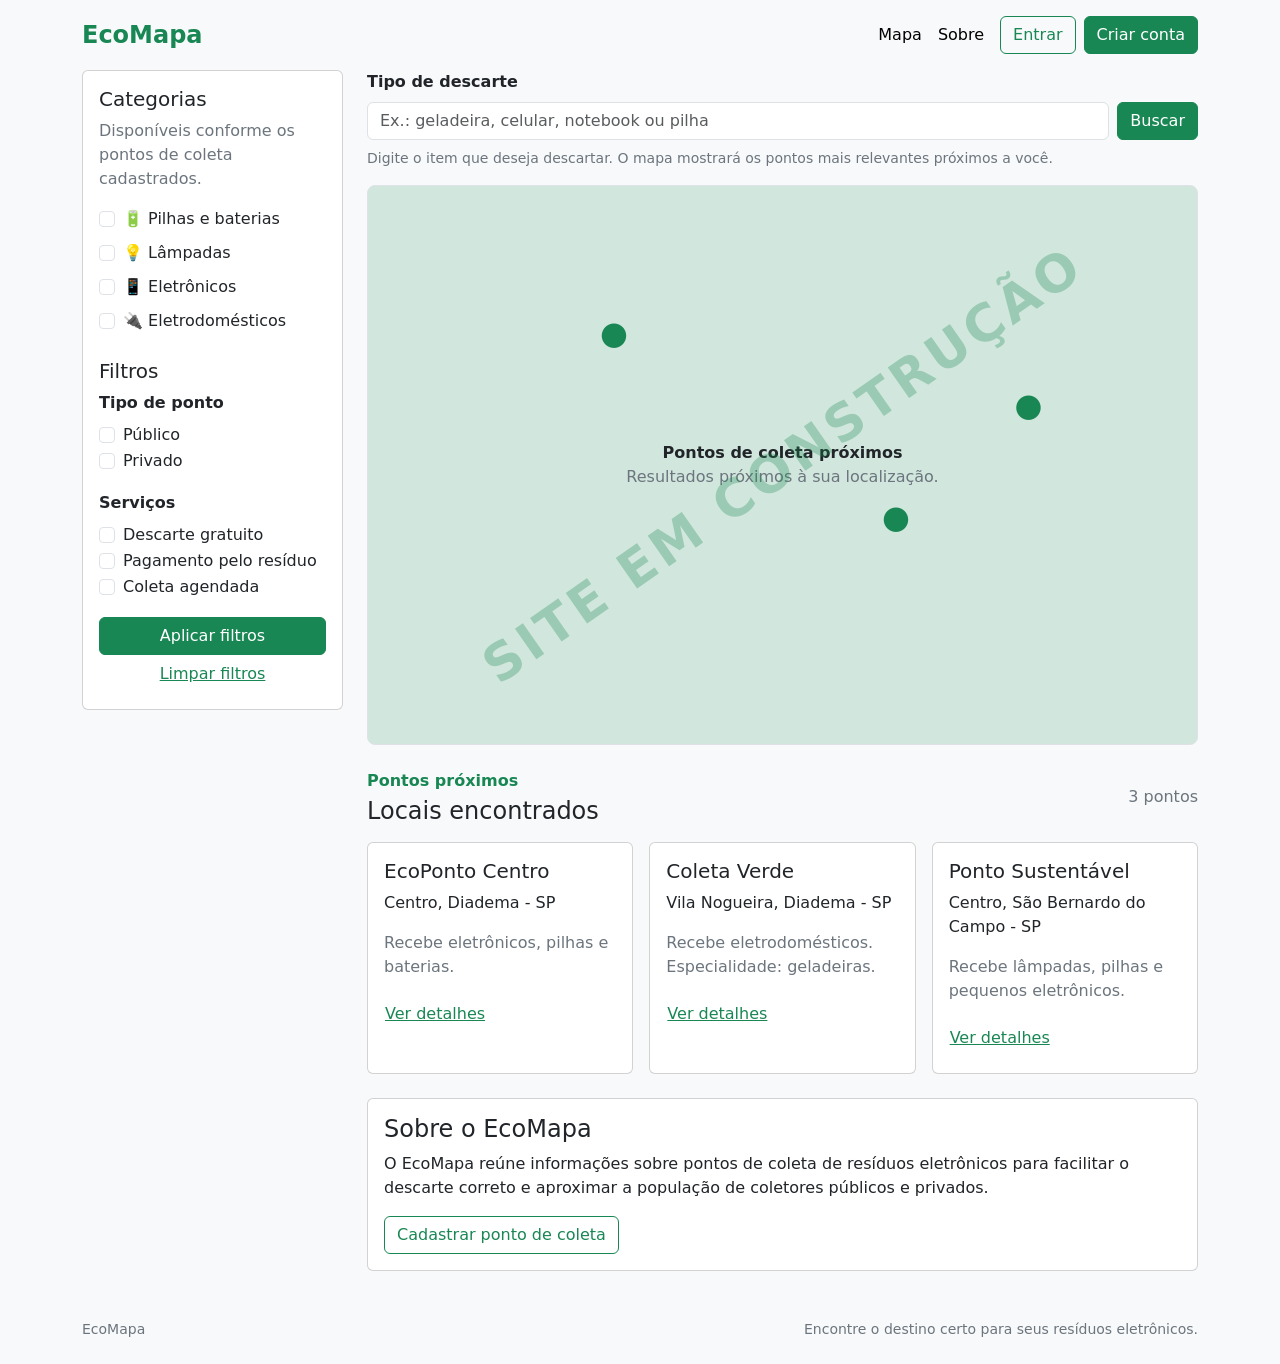
<file: index.html>
<!DOCTYPE html>
<html lang="pt-BR">
<head>
  <meta charset="UTF-8">
  <meta name="viewport" content="width=device-width, initial-scale=1.0">
  <meta name="description" content="EcoMapa - encontre pontos de coleta de resíduos eletrônicos.">
  <title>EcoMapa</title>
  <link rel="icon" href="favicon.svg" type="image/svg+xml">
  <link rel="icon" href="favicon.ico" sizes="any">
  <link rel="apple-touch-icon" sizes="180x180" href="images/icons/apple-touch-icon.png">
  <link rel="manifest" href="site.webmanifest">
  <meta name="theme-color" content="#062f43">
  <meta name="apple-mobile-web-app-capable" content="yes">
  <meta name="apple-mobile-web-app-title" content="EcoMapa">
  <link href="https://cdn.jsdelivr.net/npm/bootstrap@5.3.8/dist/css/bootstrap.min.css" rel="stylesheet" integrity="sha384-sRIl4kxILFvY47J16cr9ZwB07vP4J8+LH7qKQnuqkuIAvNWLzeN8tE5YBujZqJLB" crossorigin="anonymous">
  <link rel="stylesheet" href="css/style.css">
  <link rel="stylesheet" href="css/watermark.css">
</head>
<body class="bg-light">
  <header class="container d-flex flex-wrap align-items-center gap-3 py-3">
    <a class="fs-4 fw-bold text-success text-decoration-none me-auto" href="#">EcoMapa</a>

    <nav class="d-none d-md-flex gap-3" aria-label="Navegação principal">
      <a class="link-body-emphasis text-decoration-none" href="#mapa">Mapa</a>
      <a class="link-body-emphasis text-decoration-none" href="#sobre">Sobre</a>
    </nav>

    <div class="d-flex gap-2 w-100 account-actions">
      <button type="button" class="btn btn-outline-success flex-fill">Entrar</button>
      <button type="button" class="btn btn-success flex-fill">Criar conta</button>
    </div>
  </header>

  <main class="container pb-4">
    <div class="row g-4">
      <div class="col-12 col-lg-9">
        <section aria-label="Busca por tipo de descarte">
          <form action="#" role="search">
            <label class="form-label fw-semibold" for="residuo">Tipo de descarte</label>
            <div class="d-flex flex-column flex-md-row gap-2">
              <input class="form-control" id="residuo" name="residuo" type="search" placeholder="Ex.: geladeira, celular, notebook ou pilha">
              <button type="submit" class="btn btn-success">Buscar</button>
            </div>
          </form>
          <p class="small text-secondary mt-2 mb-3">
            Digite o item que deseja descartar. O mapa mostrará os pontos mais relevantes próximos a você.
          </p>
        </section>

        <section id="mapa" aria-label="Mapa dos pontos de coleta">
          <div class="mapa-placeholder position-relative d-flex flex-column justify-content-center align-items-center overflow-hidden rounded-3 border bg-success-subtle p-3 text-center">
            <strong>Pontos de coleta próximos</strong>
            <span class="text-secondary">Resultados próximos à sua localização.</span>
            <span class="pino pino-a" aria-hidden="true">●</span>
            <span class="pino pino-b" aria-hidden="true">●</span>
            <span class="pino pino-c" aria-hidden="true">●</span>
          </div>
        </section>

        <section class="mt-4">
          <div class="d-flex justify-content-between align-items-center gap-2 mb-3">
            <div>
              <p class="text-success fw-bold mb-1">Pontos próximos</p>
              <h2 class="h4 mb-0">Locais encontrados</h2>
            </div>
            <span class="text-secondary">3 pontos</span>
          </div>

          <div class="row row-cols-1 row-cols-md-2 row-cols-xl-3 g-3">
            <div class="col">
              <article class="card h-100"><div class="card-body">
                <h3 class="h5 card-title">EcoPonto Centro</h3>
                <p class="card-text">Centro, Diadema - SP</p>
                <p class="card-text text-secondary">Recebe eletrônicos, pilhas e baterias.</p>
                <button type="button" class="btn btn-link link-success px-0">Ver detalhes</button>
              </div></article>
            </div>
            <div class="col">
              <article class="card h-100"><div class="card-body">
                <h3 class="h5 card-title">Coleta Verde</h3>
                <p class="card-text">Vila Nogueira, Diadema - SP</p>
                <p class="card-text text-secondary">Recebe eletrodomésticos. Especialidade: geladeiras.</p>
                <button type="button" class="btn btn-link link-success px-0">Ver detalhes</button>
              </div></article>
            </div>
            <div class="col">
              <article class="card h-100"><div class="card-body">
                <h3 class="h5 card-title">Ponto Sustentável</h3>
                <p class="card-text">Centro, São Bernardo do Campo - SP</p>
                <p class="card-text text-secondary">Recebe lâmpadas, pilhas e pequenos eletrônicos.</p>
                <button type="button" class="btn btn-link link-success px-0">Ver detalhes</button>
              </div></article>
            </div>
          </div>
        </section>

        <section id="sobre" class="card mt-4"><div class="card-body">
          <h2 class="h4">Sobre o EcoMapa</h2>
          <p>
            O EcoMapa reúne informações sobre pontos de coleta de resíduos
            eletrônicos para facilitar o descarte correto e aproximar a população
            de coletores públicos e privados.
          </p>
          <a class="btn btn-outline-success" href="cadastro.html">Cadastrar ponto de coleta</a>
        </div></section>
      </div>

      <aside class="col-12 col-lg-3 order-lg-first" aria-label="Categorias e filtros">
        <div class="card"><div class="card-body">
          <section>
            <h2 class="h5">Categorias</h2>
            <p class="text-secondary">Disponíveis conforme os pontos de coleta cadastrados.</p>
            <div class="d-grid gap-2">
              <label class="form-check"><input class="form-check-input" type="checkbox"> 🔋 Pilhas e baterias</label>
              <label class="form-check"><input class="form-check-input" type="checkbox"> 💡 Lâmpadas</label>
              <label class="form-check"><input class="form-check-input" type="checkbox"> 📱 Eletrônicos</label>
              <label class="form-check"><input class="form-check-input" type="checkbox"> 🔌 Eletrodomésticos</label>
            </div>
          </section>

          <section class="mt-4">
            <h2 class="h5">Filtros</h2>
            <fieldset class="mb-3">
              <legend class="fs-6 fw-semibold">Tipo de ponto</legend>
              <label class="form-check"><input class="form-check-input" type="checkbox"> Público</label>
              <label class="form-check"><input class="form-check-input" type="checkbox"> Privado</label>
            </fieldset>
            <fieldset class="mb-3">
              <legend class="fs-6 fw-semibold">Serviços</legend>
              <label class="form-check"><input class="form-check-input" type="checkbox"> Descarte gratuito</label>
              <label class="form-check"><input class="form-check-input" type="checkbox"> Pagamento pelo resíduo</label>
              <label class="form-check"><input class="form-check-input" type="checkbox"> Coleta agendada</label>
            </fieldset>
            <button type="button" class="btn btn-success w-100">Aplicar filtros</button>
            <button type="button" class="btn btn-link link-success w-100">Limpar filtros</button>
          </section>
        </div></div>
      </aside>
    </div>
  </main>

  <footer class="container d-flex flex-column flex-md-row justify-content-between gap-2 py-4 small text-secondary">
    <span>EcoMapa</span>
    <span>Encontre o destino certo para seus resíduos eletrônicos.</span>
  </footer>
</body>
</html>
</file>
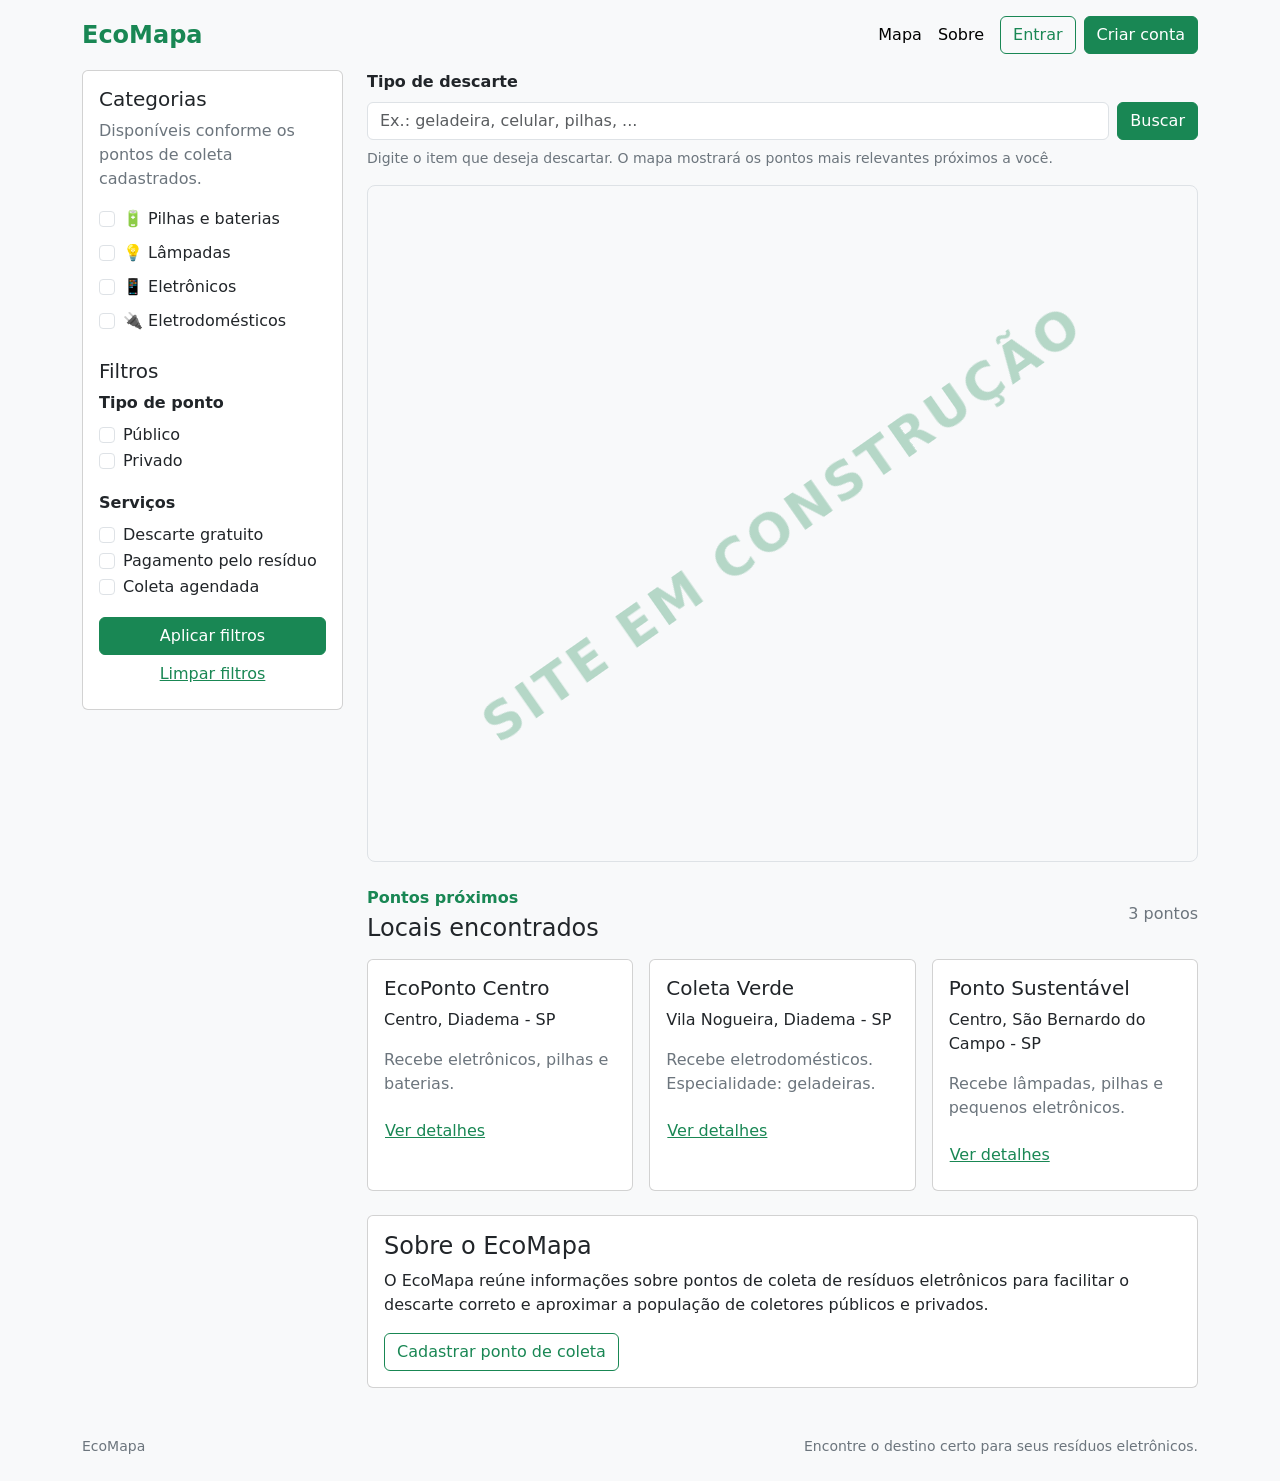
<file: frontend/index.html>
<!DOCTYPE html>
<html lang="pt-BR">
<head>
  <meta charset="UTF-8">
  <meta name="viewport" content="width=device-width, initial-scale=1.0">
  <meta name="description" content="EcoMapa - encontre pontos de coleta de resíduos eletrônicos.">
  <title>EcoMapa</title>
  <link rel="icon" href="favicon.svg" type="image/svg+xml">
  <link rel="icon" href="favicon.ico" sizes="any">
  <link rel="apple-touch-icon" sizes="180x180" href="images/icons/apple-touch-icon.png">
  <link rel="manifest" href="site.webmanifest">
  <meta name="theme-color" content="#062f43">
  <meta name="apple-mobile-web-app-capable" content="yes">
  <meta name="apple-mobile-web-app-title" content="EcoMapa">
  <link href="https://cdn.jsdelivr.net/npm/bootstrap@5.3.8/dist/css/bootstrap.min.css" rel="stylesheet" integrity="sha384-sRIl4kxILFvY47J16cr9ZwB07vP4J8+LH7qKQnuqkuIAvNWLzeN8tE5YBujZqJLB" crossorigin="anonymous">
  <link rel="stylesheet" href="css/style.css">
  <link rel="stylesheet" href="css/watermark.css">
</head>
<body class="bg-light">
  <header class="container d-flex flex-wrap align-items-center gap-3 py-3">
    <a class="fs-4 fw-bold text-success text-decoration-none me-auto" href="#">EcoMapa</a>

    <nav class="d-none d-md-flex gap-3" aria-label="Navegação principal">
      <a class="link-body-emphasis text-decoration-none" href="#mapa">Mapa</a>
      <a class="link-body-emphasis text-decoration-none" href="#sobre">Sobre</a>
    </nav>

    <div class="d-flex gap-2 w-100 account-actions">
      <button type="button" class="btn btn-outline-success flex-fill">Entrar</button>
      <button type="button" class="btn btn-success flex-fill">Criar conta</button>
    </div>
  </header>

  <main class="container pb-4">
    <div class="row g-4">
      <div class="col-12 col-lg-9">
        <section aria-label="Busca por tipo de descarte">
          <form action="#" role="search">
            <label class="form-label fw-semibold" for="residuo">Tipo de descarte</label>
            <div class="d-flex flex-column flex-md-row gap-2">
              <input class="form-control" id="residuo" name="residuo" type="search" placeholder="Ex.: geladeira, celular, pilhas, ...">
              <button type="submit" class="btn btn-success">Buscar</button>
            </div>
          </form>
          <p class="small text-secondary mt-2 mb-3">
            Digite o item que deseja descartar. O mapa mostrará os pontos mais relevantes próximos a você.
          </p>
        </section>

        <section id="mapa" aria-label="Mapa dos pontos de coleta">
          <div class="mapa-frame position-relative overflow-hidden rounded-3 border">
            <iframe
              title="Mapa de Diadema, São Paulo"
              src="https://www.google.com/maps?q=Diadema%2C%20SP%2C%20Brazil&amp;output=embed"
              loading="lazy"
              referrerpolicy="strict-origin-when-cross-origin"
              allowfullscreen
            ></iframe>
          </div>
        </section>

        <section class="mt-4">
          <div class="d-flex justify-content-between align-items-center gap-2 mb-3">
            <div>
              <p class="text-success fw-bold mb-1">Pontos próximos</p>
              <h2 class="h4 mb-0">Locais encontrados</h2>
            </div>
            <span class="text-secondary">3 pontos</span>
          </div>

          <div class="row row-cols-1 row-cols-md-2 row-cols-xl-3 g-3">
            <div class="col">
              <article class="card h-100"><div class="card-body">
                <h3 class="h5 card-title">EcoPonto Centro</h3>
                <p class="card-text">Centro, Diadema - SP</p>
                <p class="card-text text-secondary">Recebe eletrônicos, pilhas e baterias.</p>
                <button type="button" class="btn btn-link link-success px-0">Ver detalhes</button>
              </div></article>
            </div>
            <div class="col">
              <article class="card h-100"><div class="card-body">
                <h3 class="h5 card-title">Coleta Verde</h3>
                <p class="card-text">Vila Nogueira, Diadema - SP</p>
                <p class="card-text text-secondary">Recebe eletrodomésticos. Especialidade: geladeiras.</p>
                <button type="button" class="btn btn-link link-success px-0">Ver detalhes</button>
              </div></article>
            </div>
            <div class="col">
              <article class="card h-100"><div class="card-body">
                <h3 class="h5 card-title">Ponto Sustentável</h3>
                <p class="card-text">Centro, São Bernardo do Campo - SP</p>
                <p class="card-text text-secondary">Recebe lâmpadas, pilhas e pequenos eletrônicos.</p>
                <button type="button" class="btn btn-link link-success px-0">Ver detalhes</button>
              </div></article>
            </div>
          </div>
        </section>

        <section id="sobre" class="card mt-4"><div class="card-body">
          <h2 class="h4">Sobre o EcoMapa</h2>
          <p>
            O EcoMapa reúne informações sobre pontos de coleta de resíduos
            eletrônicos para facilitar o descarte correto e aproximar a população
            de coletores públicos e privados.
          </p>
          <a class="btn btn-outline-success" href="cadastro.html">Cadastrar ponto de coleta</a>
        </div></section>
      </div>

      <aside class="col-12 col-lg-3 order-lg-first" aria-label="Categorias e filtros">
        <div class="card"><div class="card-body">
          <section>
            <h2 class="h5">Categorias</h2>
            <p class="text-secondary">Disponíveis conforme os pontos de coleta cadastrados.</p>
            <div class="d-grid gap-2">
              <label class="form-check"><input class="form-check-input" type="checkbox"> 🔋 Pilhas e baterias</label>
              <label class="form-check"><input class="form-check-input" type="checkbox"> 💡 Lâmpadas</label>
              <label class="form-check"><input class="form-check-input" type="checkbox"> 📱 Eletrônicos</label>
              <label class="form-check"><input class="form-check-input" type="checkbox"> 🔌 Eletrodomésticos</label>
            </div>
          </section>

          <section class="mt-4">
            <h2 class="h5">Filtros</h2>
            <fieldset class="mb-3">
              <legend class="fs-6 fw-semibold">Tipo de ponto</legend>
              <label class="form-check"><input class="form-check-input" type="checkbox"> Público</label>
              <label class="form-check"><input class="form-check-input" type="checkbox"> Privado</label>
            </fieldset>
            <fieldset class="mb-3">
              <legend class="fs-6 fw-semibold">Serviços</legend>
              <label class="form-check"><input class="form-check-input" type="checkbox"> Descarte gratuito</label>
              <label class="form-check"><input class="form-check-input" type="checkbox"> Pagamento pelo resíduo</label>
              <label class="form-check"><input class="form-check-input" type="checkbox"> Coleta agendada</label>
            </fieldset>
            <button type="button" class="btn btn-success w-100">Aplicar filtros</button>
            <button type="button" class="btn btn-link link-success w-100">Limpar filtros</button>
          </section>
        </div></div>
      </aside>
    </div>
  </main>

  <footer class="container d-flex flex-column flex-md-row justify-content-between gap-2 py-4 small text-secondary">
    <span>EcoMapa</span>
    <span>Encontre o destino certo para seus resíduos eletrônicos.</span>
  </footer>
</body>
</html>
</file>
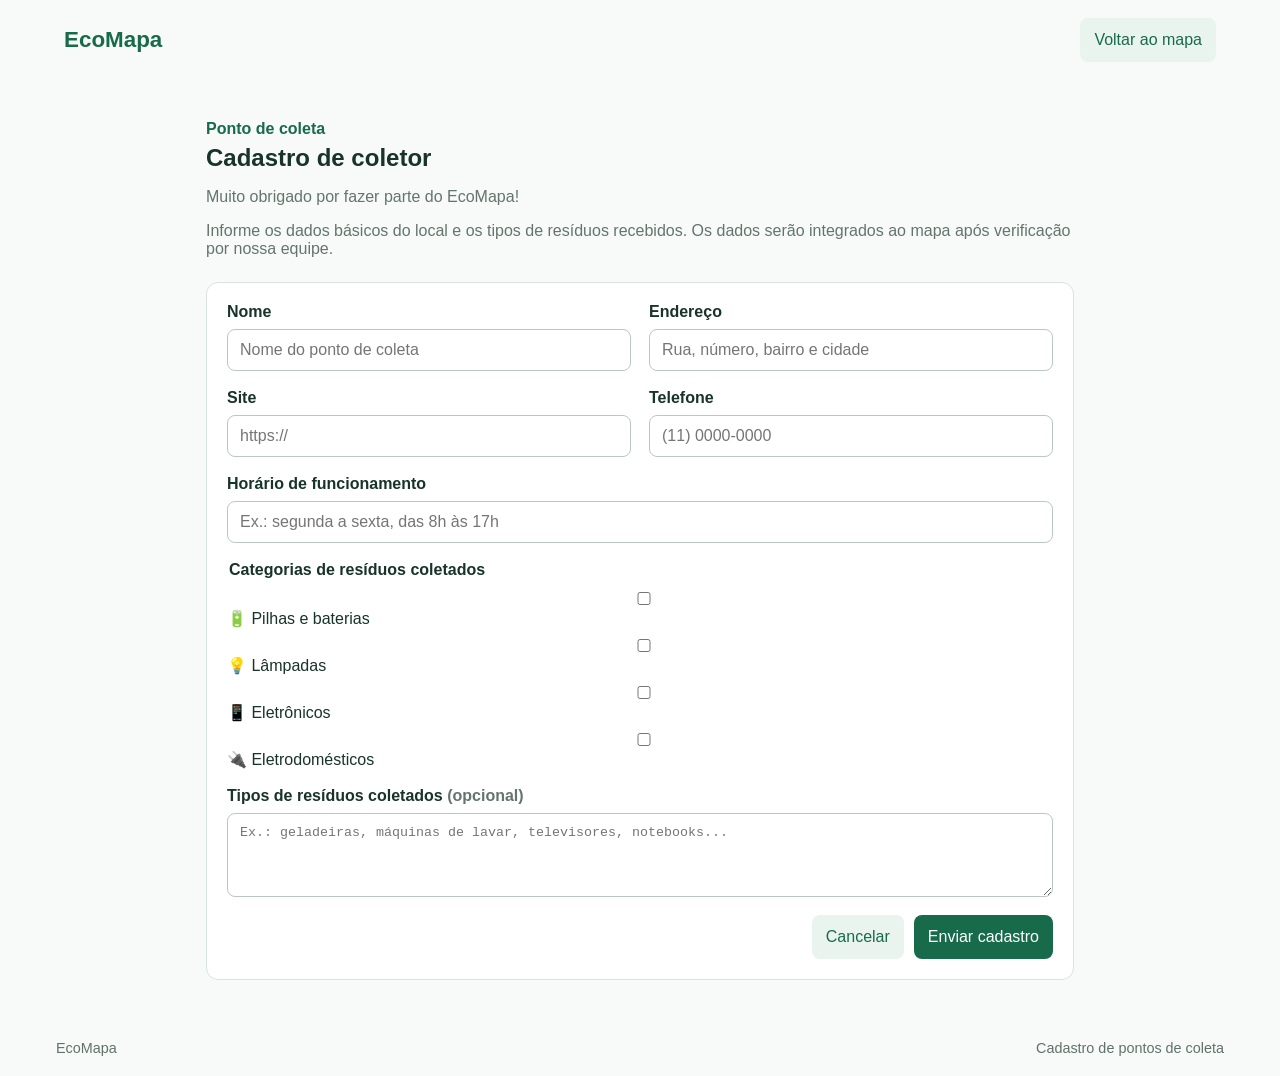
<file: cadastro-coletor.html>
<!DOCTYPE html>
<html lang="pt-BR">
<head>
  <meta charset="UTF-8">
  <meta name="viewport" content="width=device-width, initial-scale=1.0">
  <meta name="description" content="Cadastro de ponto de coleta no EcoMapa.">
  <title>Cadastrar ponto de coleta - EcoMapa</title>
  <link rel="stylesheet" href="styles.css">
  <link rel="stylesheet" href="cadastro.css">
</head>
<body>
  <header class="topo">
    <a class="marca" href="index.html">EcoMapa</a>
    <a class="botao secundario link-acao" href="index.html">Voltar ao mapa</a>
  </header>

  <main class="pagina-formulario">
    <section class="cabecalho-formulario">
      <p class="destaque">Ponto de coleta</p>
      <h1>Cadastro de coletor</h1>
      <p class="texto-apoio">
        Muito obrigado por fazer parte do EcoMapa!
      </p>
      <p class="texto-apoio">
        Informe os dados básicos do local e os tipos de resíduos recebidos.
        Os dados serão integrados ao mapa após verificação por nossa equipe.
      </p>
    </section>

    <form class="formulario-cadastro" action="#">
      <div class="campo">
        <label for="nome">Nome</label>
        <input id="nome" name="nome" type="text" placeholder="Nome do ponto de coleta">
      </div>

      <div class="campo">
        <label for="endereco">Endereço</label>
        <input id="endereco" name="endereco" type="text" placeholder="Rua, número, bairro e cidade">
      </div>

      <div class="campo">
        <label for="site">Site</label>
        <input id="site" name="site" type="url" placeholder="https://">
      </div>

      <div class="campo">
        <label for="telefone">Telefone</label>
        <input id="telefone" name="telefone" type="tel" placeholder="(11) 0000-0000">
      </div>

      <div class="campo campo-largo">
        <label for="horario">Horário de funcionamento</label>
        <input id="horario" name="horario" type="text" placeholder="Ex.: segunda a sexta, das 8h às 17h">
      </div>

      <fieldset class="campo campo-largo grupo-checkbox">
        <legend>Categorias de resíduos coletados</legend>
        <label><input type="checkbox" name="categoria" value="pilhas"> 🔋 Pilhas e baterias</label>
        <label><input type="checkbox" name="categoria" value="lampadas"> 💡 Lâmpadas</label>
        <label><input type="checkbox" name="categoria" value="eletronicos"> 📱 Eletrônicos</label>
        <label><input type="checkbox" name="categoria" value="eletrodomesticos"> 🔌 Eletrodomésticos</label>
      </fieldset>

      <div class="campo campo-largo">
        <label for="detalhes">Tipos de resíduos coletados <span class="texto-apoio">(opcional)</span></label>
        <textarea
          id="detalhes"
          name="detalhes"
          rows="4"
          placeholder="Ex.: geladeiras, máquinas de lavar, televisores, notebooks..."
        ></textarea>
      </div>

      <div class="acoes-formulario campo-largo">
        <a class="botao secundario link-acao" href="index.html">Cancelar</a>
        <button type="button" class="botao">Enviar cadastro</button>
      </div>
    </form>
  </main>

  <footer>
    <span>EcoMapa</span>
    <span>Cadastro de pontos de coleta</span>
  </footer>
</body>
</html>
</file>
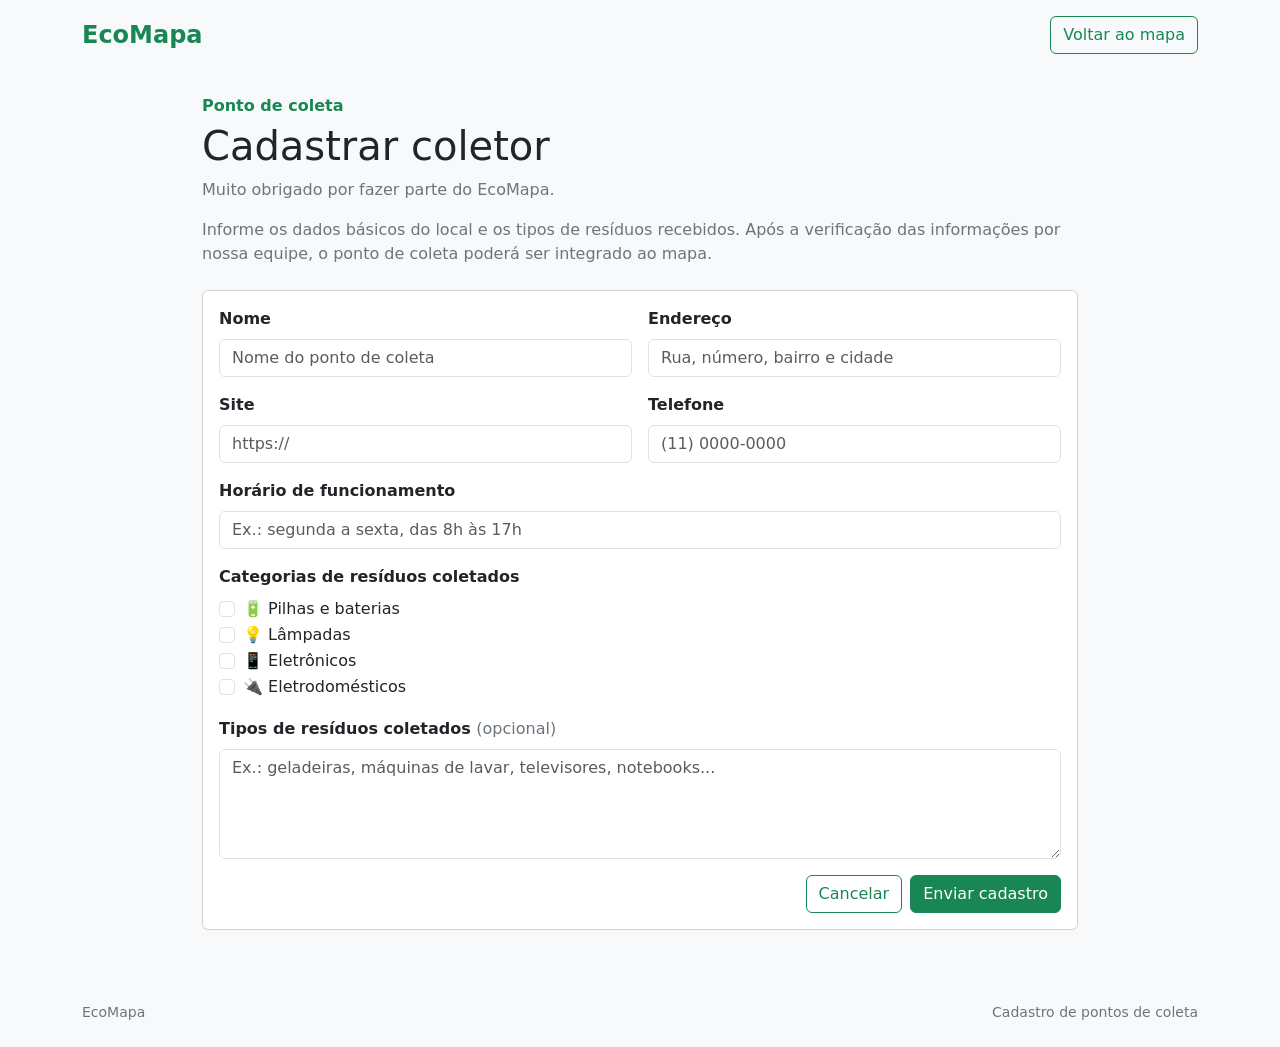
<file: cadastro.html>
<!DOCTYPE html>
<html lang="pt-BR">
<head>
  <meta charset="UTF-8">
  <meta name="viewport" content="width=device-width, initial-scale=1.0">
  <meta name="description" content="Cadastro de ponto de coleta no EcoMapa.">
  <title>Cadastrar ponto de coleta - EcoMapa</title>
  <link href="https://cdn.jsdelivr.net/npm/bootstrap@5.3.8/dist/css/bootstrap.min.css" rel="stylesheet" integrity="sha384-sRIl4kxILFvY47J16cr9ZwB07vP4J8+LH7qKQnuqkuIAvNWLzeN8tE5YBujZqJLB" crossorigin="anonymous">
  <link rel="stylesheet" href="css/style.css">
</head>
<body class="bg-light">
  <header class="container d-flex align-items-center justify-content-between gap-3 py-3">
    <a class="fs-4 fw-bold text-success text-decoration-none" href="index.html">EcoMapa</a>
    <a class="btn btn-outline-success" href="index.html">Voltar ao mapa</a>
  </header>

  <main class="container py-4 pb-5" style="max-width: 900px">
    <section class="mb-4">
      <p class="text-success fw-bold mb-1">Ponto de coleta</p>
      <h1>Cadastrar coletor</h1>
      <p class="text-secondary">Muito obrigado por fazer parte do EcoMapa.</p>
      <p class="text-secondary">
        Informe os dados básicos do local e os tipos de resíduos recebidos.
        Após a verificação das informações por nossa equipe, o ponto de coleta
        poderá ser integrado ao mapa.
      </p>
    </section>

    <form class="card" action="#">
      <div class="card-body row g-3">
        <div class="col-12 col-md-6">
          <label class="form-label fw-semibold" for="nome">Nome</label>
          <input class="form-control" id="nome" name="nome" type="text" placeholder="Nome do ponto de coleta">
        </div>
        <div class="col-12 col-md-6">
          <label class="form-label fw-semibold" for="endereco">Endereço</label>
          <input class="form-control" id="endereco" name="endereco" type="text" placeholder="Rua, número, bairro e cidade">
        </div>
        <div class="col-12 col-md-6">
          <label class="form-label fw-semibold" for="site">Site</label>
          <input class="form-control" id="site" name="site" type="url" placeholder="https://">
        </div>
        <div class="col-12 col-md-6">
          <label class="form-label fw-semibold" for="telefone">Telefone</label>
          <input class="form-control" id="telefone" name="telefone" type="tel" placeholder="(11) 0000-0000">
        </div>
        <div class="col-12">
          <label class="form-label fw-semibold" for="horario">Horário de funcionamento</label>
          <input class="form-control" id="horario" name="horario" type="text" placeholder="Ex.: segunda a sexta, das 8h às 17h">
        </div>
        <fieldset class="col-12">
          <legend class="fs-6 fw-semibold">Categorias de resíduos coletados</legend>
          <label class="form-check"><input class="form-check-input" type="checkbox" name="categoria" value="pilhas"> 🔋 Pilhas e baterias</label>
          <label class="form-check"><input class="form-check-input" type="checkbox" name="categoria" value="lampadas"> 💡 Lâmpadas</label>
          <label class="form-check"><input class="form-check-input" type="checkbox" name="categoria" value="eletronicos"> 📱 Eletrônicos</label>
          <label class="form-check"><input class="form-check-input" type="checkbox" name="categoria" value="eletrodomesticos"> 🔌 Eletrodomésticos</label>
        </fieldset>
        <div class="col-12">
          <label class="form-label fw-semibold" for="detalhes">Tipos de resíduos coletados <span class="text-secondary fw-normal">(opcional)</span></label>
          <textarea class="form-control" id="detalhes" name="detalhes" rows="4" placeholder="Ex.: geladeiras, máquinas de lavar, televisores, notebooks..."></textarea>
        </div>
        <div class="col-12 d-grid d-sm-flex justify-content-sm-end gap-2">
          <a class="btn btn-outline-success" href="index.html">Cancelar</a>
          <button type="button" class="btn btn-success">Enviar cadastro</button>
        </div>
      </div>
    </form>
  </main>

  <footer class="container d-flex flex-column flex-md-row justify-content-between gap-2 py-4 small text-secondary">
    <span>EcoMapa</span>
    <span>Cadastro de pontos de coleta</span>
  </footer>
</body>
</html>
</file>
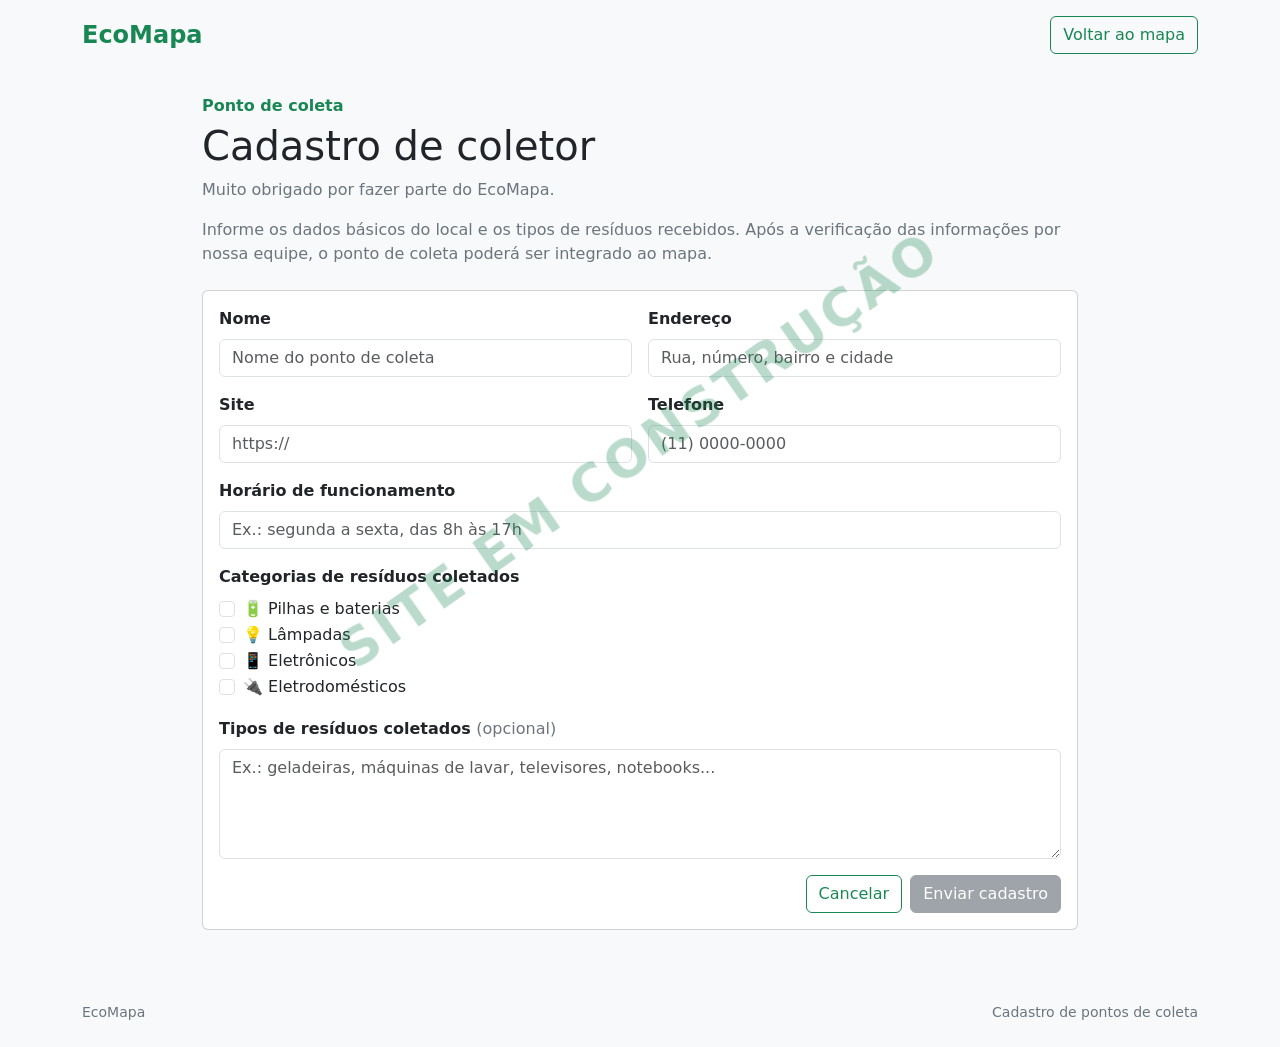
<file: frontend/cadastro.html>
<!DOCTYPE html>
<html lang="pt-BR">
<head>
  <meta charset="UTF-8">
  <meta name="viewport" content="width=device-width, initial-scale=1.0">
  <meta name="description" content="Cadastro de ponto de coleta no EcoMapa.">
  <title>Cadastro de coletor - EcoMapa</title>
  <link href="https://cdn.jsdelivr.net/npm/bootstrap@5.3.8/dist/css/bootstrap.min.css" rel="stylesheet" integrity="sha384-sRIl4kxILFvY47J16cr9ZwB07vP4J8+LH7qKQnuqkuIAvNWLzeN8tE5YBujZqJLB" crossorigin="anonymous">
  <link rel="stylesheet" href="css/style.css">
  <link rel="stylesheet" href="css/watermark.css">
</head>
<body class="cadastro-page bg-light">
  <header class="container d-flex align-items-center justify-content-between gap-3 py-3">
    <a class="fs-4 fw-bold text-success text-decoration-none" href="index.html">EcoMapa</a>
    <a class="btn btn-outline-success" href="index.html">Voltar ao mapa</a>
  </header>

  <main class="container py-4 pb-5" style="max-width: 900px">
    <section class="mb-4">
      <p class="text-success fw-bold mb-1">Ponto de coleta</p>
      <h1>Cadastro de coletor</h1>
      <p class="text-secondary">Muito obrigado por fazer parte do EcoMapa.</p>
      <p class="text-secondary">
        Informe os dados básicos do local e os tipos de resíduos recebidos.
        Após a verificação das informações por nossa equipe, o ponto de coleta
        poderá ser integrado ao mapa.
      </p>
    </section>

    <form class="card" action="#">
      <div class="card-body row g-3">
        <div class="col-12 col-md-6">
          <label class="form-label fw-semibold" for="nome">Nome</label>
          <input class="form-control" id="nome" name="nome" type="text" placeholder="Nome do ponto de coleta">
        </div>
        <div class="col-12 col-md-6">
          <label class="form-label fw-semibold" for="endereco">Endereço</label>
          <input class="form-control" id="endereco" name="endereco" type="text" placeholder="Rua, número, bairro e cidade">
        </div>
        <div class="col-12 col-md-6">
          <label class="form-label fw-semibold" for="site">Site</label>
          <input class="form-control" id="site" name="site" type="url" placeholder="https://">
        </div>
        <div class="col-12 col-md-6">
          <label class="form-label fw-semibold" for="telefone">Telefone</label>
          <input class="form-control" id="telefone" name="telefone" type="tel" placeholder="(11) 0000-0000">
        </div>
        <div class="col-12">
          <label class="form-label fw-semibold" for="horario">Horário de funcionamento</label>
          <input class="form-control" id="horario" name="horario" type="text" placeholder="Ex.: segunda a sexta, das 8h às 17h">
        </div>
        <fieldset class="col-12">
          <legend class="fs-6 fw-semibold">Categorias de resíduos coletados</legend>
          <label class="form-check"><input class="form-check-input" type="checkbox" name="categoria" value="pilhas"> 🔋 Pilhas e baterias</label>
          <label class="form-check"><input class="form-check-input" type="checkbox" name="categoria" value="lampadas"> 💡 Lâmpadas</label>
          <label class="form-check"><input class="form-check-input" type="checkbox" name="categoria" value="eletronicos"> 📱 Eletrônicos</label>
          <label class="form-check"><input class="form-check-input" type="checkbox" name="categoria" value="eletrodomesticos"> 🔌 Eletrodomésticos</label>
        </fieldset>
        <div class="col-12">
          <label class="form-label fw-semibold" for="detalhes">Tipos de resíduos coletados <span class="text-secondary fw-normal">(opcional)</span></label>
          <textarea class="form-control" id="detalhes" name="detalhes" rows="4" placeholder="Ex.: geladeiras, máquinas de lavar, televisores, notebooks..."></textarea>
        </div>
        <div class="col-12 d-grid d-sm-flex justify-content-sm-end gap-2">
          <a class="btn btn-outline-success" href="index.html">Cancelar</a>
          <button type="button" class="btn btn-secondary" disabled>Enviar cadastro</button>
        </div>
      </div>
    </form>
  </main>

  <footer class="container d-flex flex-column flex-md-row justify-content-between gap-2 py-4 small text-secondary">
    <span>EcoMapa</span>
    <span>Cadastro de pontos de coleta</span>
  </footer>
</body>
</html>
</file>
<file: css/style.css>
/* Styles specific to the placeholder map. */
.mapa-placeholder { min-height: 52vh; }

.pino {
  position: absolute;
  color: var(--bs-success);
  font-size: 2rem;
}

.pino-a { top: 22%; left: 28%; }
.pino-b { top: 55%; left: 62%; }
.pino-c { top: 35%; left: 78%; }

@media (min-width: 768px) {
  .account-actions { width: auto !important; }
}

@media (min-width: 992px) {
  .mapa-placeholder { min-height: 560px; }
}
</file>
<file: css/watermark.css>
/* Temporary watermark while the site is in development. */
.mapa-placeholder::after {
  content: "Site em construção";
  position: absolute;
  top: 50%;
  left: 50%;
  transform: translate(-50%, -50%) rotate(-35deg);
  color: rgba(25, 135, 84, .3);
  font-size: clamp(1.5rem, 4vw, 3.75rem);
  font-weight: 700;
  letter-spacing: .08em;
  text-transform: uppercase;
  white-space: nowrap;
  pointer-events: none;
}
</file>
<file: frontend/css/style.css>
.mapa-frame iframe {
  display: block;
  width: 100%;
  height: clamp(560px, 75vh, 760px);
  border: 0;
}

@media (min-width: 768px) {
  .account-actions { width: auto !important; }
}
</file>
<file: frontend/css/watermark.css>
/* Temporary watermark while the site is in development. */
.mapa-frame::after,
.cadastro-page::after {
  content: "Site em construção";
  position: absolute;
  top: 50%;
  left: 50%;
  transform: translate(-50%, -50%) rotate(-35deg);
  color: rgba(25, 135, 84, .3);
  font-size: clamp(1.5rem, 4vw, 3.75rem);
  font-weight: 700;
  letter-spacing: .08em;
  text-transform: uppercase;
  white-space: nowrap;
  pointer-events: none;
}

.cadastro-page::after {
  position: fixed;
  z-index: 1;
}
</file>
<file: styles.css>
* {
  box-sizing: border-box;
}

body {
  margin: 0;
  font: 16px Arial, sans-serif;
  color: #18332a;
  background: #f7faf8;
}

button,
input {
  font: inherit;
}

button {
  cursor: pointer;
}

.topo,
.layout,
footer {
  max-width: 1200px;
  margin: auto;
}

.topo,
.conta,
.linha-busca,
.titulo-secao,
footer {
  display: flex;
  gap: 10px;
  align-items: center;
}

.topo {
  flex-wrap: wrap;
  padding: 14px 16px;
}

.marca {
  margin-right: auto;
  color: #176b4b;
  font-size: 1.4rem;
  font-weight: bold;
  text-decoration: none;
}

.menu {
  display: none;
}

.conta {
  width: 100%;
}

.conta .botao {
  flex: 1;
}

.botao,
.botao-link {
  min-height: 44px;
  border: 0;
  border-radius: 8px;
  padding: 10px 14px;
}

.botao {
  color: white;
  background: #176b4b;
}

.secundario {
  color: #176b4b;
  background: #e9f4ee;
}

.botao-link {
  padding-left: 0;
  color: #176b4b;
  background: transparent;
  font-weight: bold;
  text-align: left;
}

.layout {
  display: grid;
  gap: 18px;
  padding: 10px 16px 28px;
}

.principal {
  min-width: 0;
}

.busca {
  max-width: 760px;
}

.busca label,
legend {
  font-weight: bold;
}

.busca label {
  display: block;
  margin-bottom: 8px;
}

.linha-busca {
  align-items: stretch;
  flex-direction: column;
}

.busca input {
  width: 100%;
  min-height: 44px;
  padding: 11px 12px;
  border: 1px solid #b9c9c0;
  border-radius: 8px;
  background: white;
}

.ajuda-busca,
.texto-apoio {
  color: #64756d;
}

.ajuda-busca {
  margin: 8px 0 14px;
  font-size: .92rem;
  line-height: 1.4;
}

.mapa-placeholder {
  position: relative;
  display: grid;
  place-content: center;
  min-height: 52vh;
  overflow: hidden;
  border: 1px solid #cbdad2;
  border-radius: 12px;
  padding: 20px;
  text-align: center;
  background: #eef5f1;
}

.mapa-placeholder span {
  margin-top: 8px;
  color: #64756d;
}

.pino {
  position: absolute;
  color: #176b4b;
  font-size: 2rem;
}

.pino-a { top: 22%; left: 28%; }
.pino-b { top: 55%; left: 62%; }
.pino-c { top: 35%; left: 78%; }

.barra-lateral,
.cartao,
.sobre {
  border: 1px solid #d8e4dd;
  border-radius: 12px;
  background: white;
}

.barra-lateral {
  display: grid;
  gap: 22px;
  padding: 18px;
}

.barra-lateral h2,
h3 {
  margin-top: 0;
}

.barra-lateral h2 {
  margin-bottom: 6px;
  font-size: 1.05rem;
}

.lista-opcoes,
fieldset,
.lista-pontos {
  display: grid;
  gap: 12px;
}

fieldset {
  margin: 18px 0 0;
  padding: 0;
  border: 0;
}

legend {
  margin-bottom: 10px;
}

.largura-total {
  width: 100%;
}

.resultados,
.sobre {
  margin-top: 28px;
}

.titulo-secao {
  justify-content: space-between;
}

.destaque {
  margin-bottom: 6px;
  color: #176b4b;
  font-weight: bold;
}

.cartao,
.sobre {
  padding: 18px;
}

footer {
  align-items: flex-start;
  flex-direction: column;
  padding: 20px 16px;
  color: #617269;
  font-size: .9rem;
}

@media (min-width: 700px) {
  .topo {
    flex-wrap: nowrap;
  }

  .menu {
    display: flex;
    gap: 18px;
  }

  .menu a {
    color: inherit;
    text-decoration: none;
  }

  .conta {
    width: auto;
  }

  .linha-busca {
    flex-direction: row;
  }

  .linha-busca input {
    flex: 1;
  }

  .lista-pontos {
    grid-template-columns: repeat(2, 1fr);
  }

  footer {
    justify-content: space-between;
    flex-direction: row;
  }
}

@media (min-width: 900px) {
  .topo {
    padding: 18px 24px;
  }

  .layout {
    grid-template-columns: 280px minmax(0, 1fr);
    gap: 28px;
    padding: 22px 24px 34px;
  }

  .barra-lateral {
    grid-column: 1;
    grid-row: 1;
    align-self: start;
    position: sticky;
    top: 20px;
  }

  .principal {
    grid-column: 2;
    grid-row: 1;
  }

  .mapa-placeholder {
    min-height: 560px;
  }

  .lista-pontos {
    grid-template-columns: repeat(3, 1fr);
  }
}
</file>
<file: cadastro.css>
.link-acao {
  display: inline-flex;
  align-items: center;
  justify-content: center;
  text-decoration: none;
}

.pagina-formulario {
  max-width: 900px;
  margin: auto;
  padding: 24px 16px 40px;
}

.cabecalho-formulario {
  margin-bottom: 24px;
}

.cabecalho-formulario h1 {
  margin: 0 0 8px;
}

.formulario-cadastro {
  display: grid;
  gap: 18px;
  padding: 20px;
  border: 1px solid #d8e4dd;
  border-radius: 12px;
  background: white;
}

.campo {
  display: grid;
  gap: 8px;
}

.campo label,
.grupo-checkbox legend {
  font-weight: bold;
}

.campo input,
.campo textarea {
  width: 100%;
  padding: 11px 12px;
  border: 1px solid #b9c9c0;
  border-radius: 8px;
  background: white;
}

.campo textarea {
  resize: vertical;
}

.grupo-checkbox {
  margin: 0;
  padding: 0;
  border: 0;
}

.grupo-checkbox label {
  font-weight: normal;
}

.acoes-formulario {
  display: flex;
  gap: 10px;
  justify-content: flex-end;
}

@media (max-width: 560px) {
  .acoes-formulario {
    flex-direction: column;
  }

  .acoes-formulario .botao,
  .acoes-formulario .link-acao {
    width: 100%;
  }
}

@media (min-width: 700px) {
  .formulario-cadastro {
    grid-template-columns: repeat(2, 1fr);
  }

  .campo-largo {
    grid-column: 1 / -1;
  }
}
</file>
